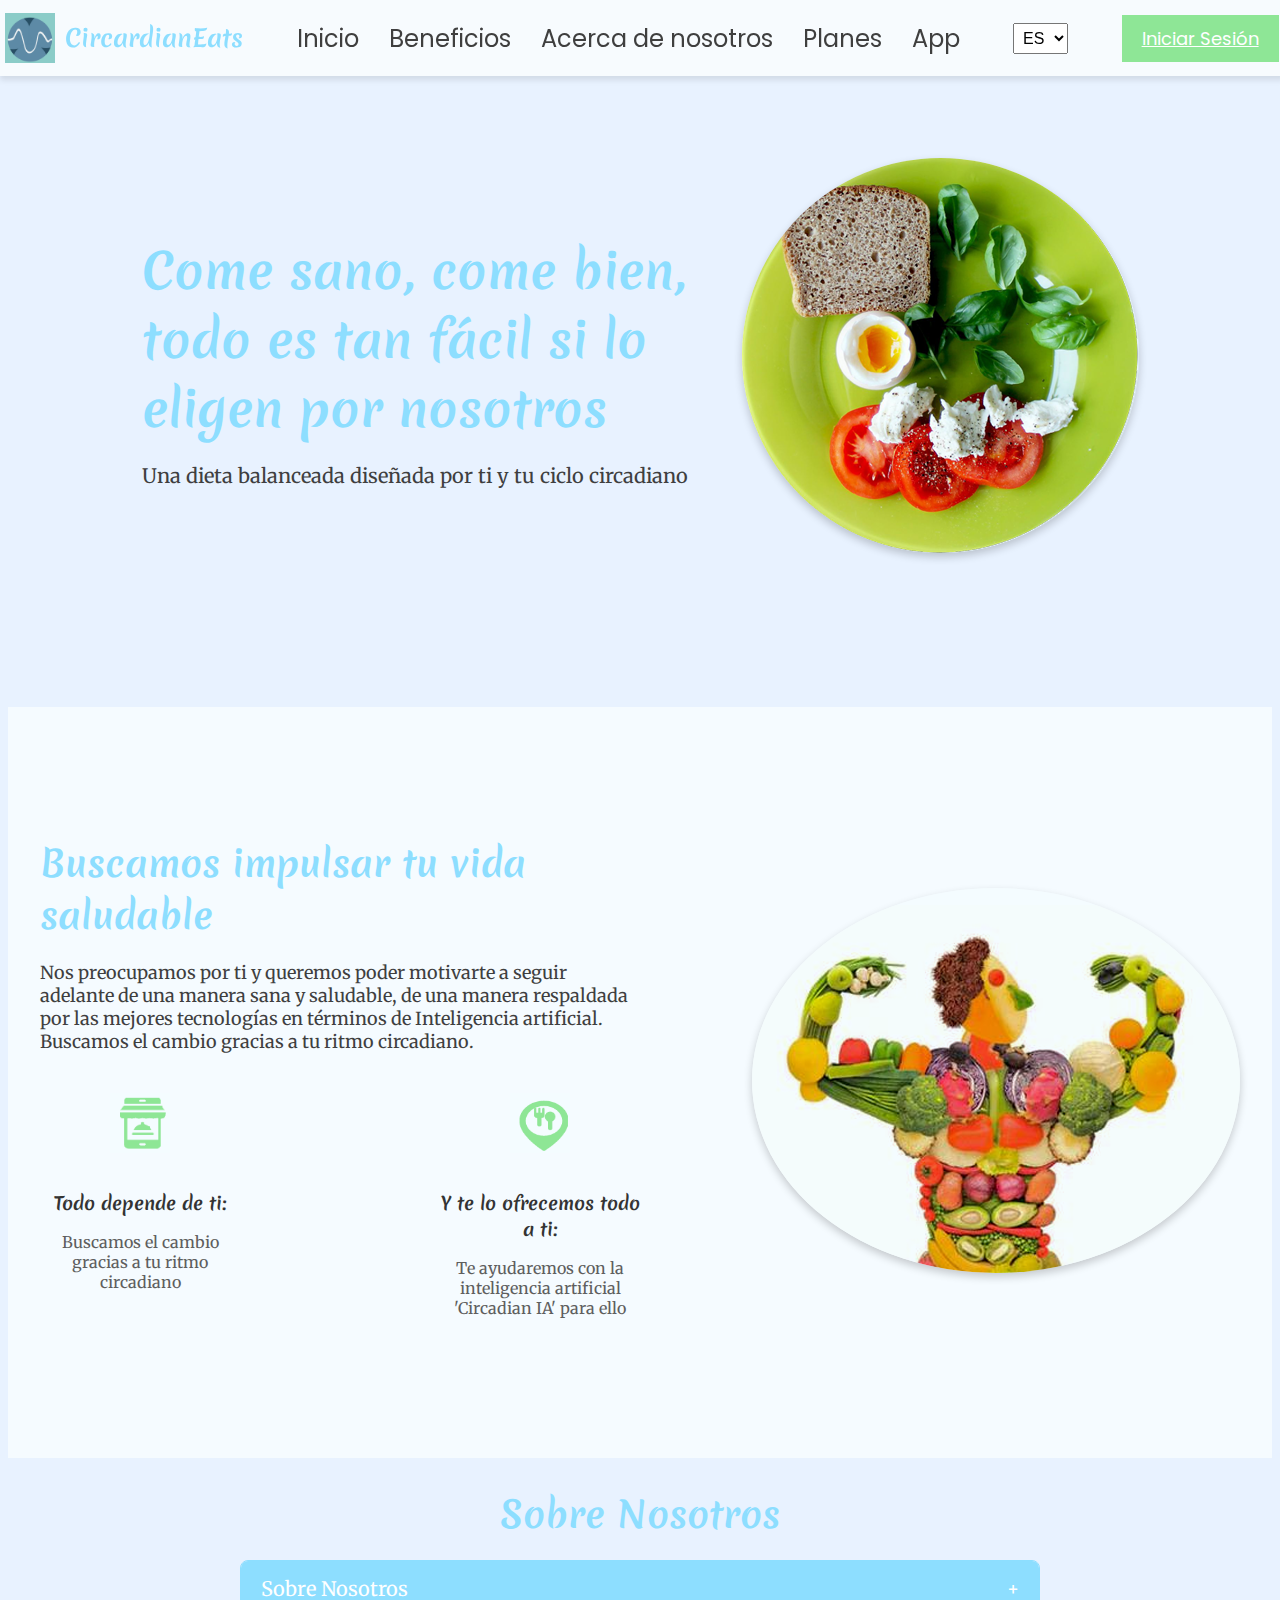
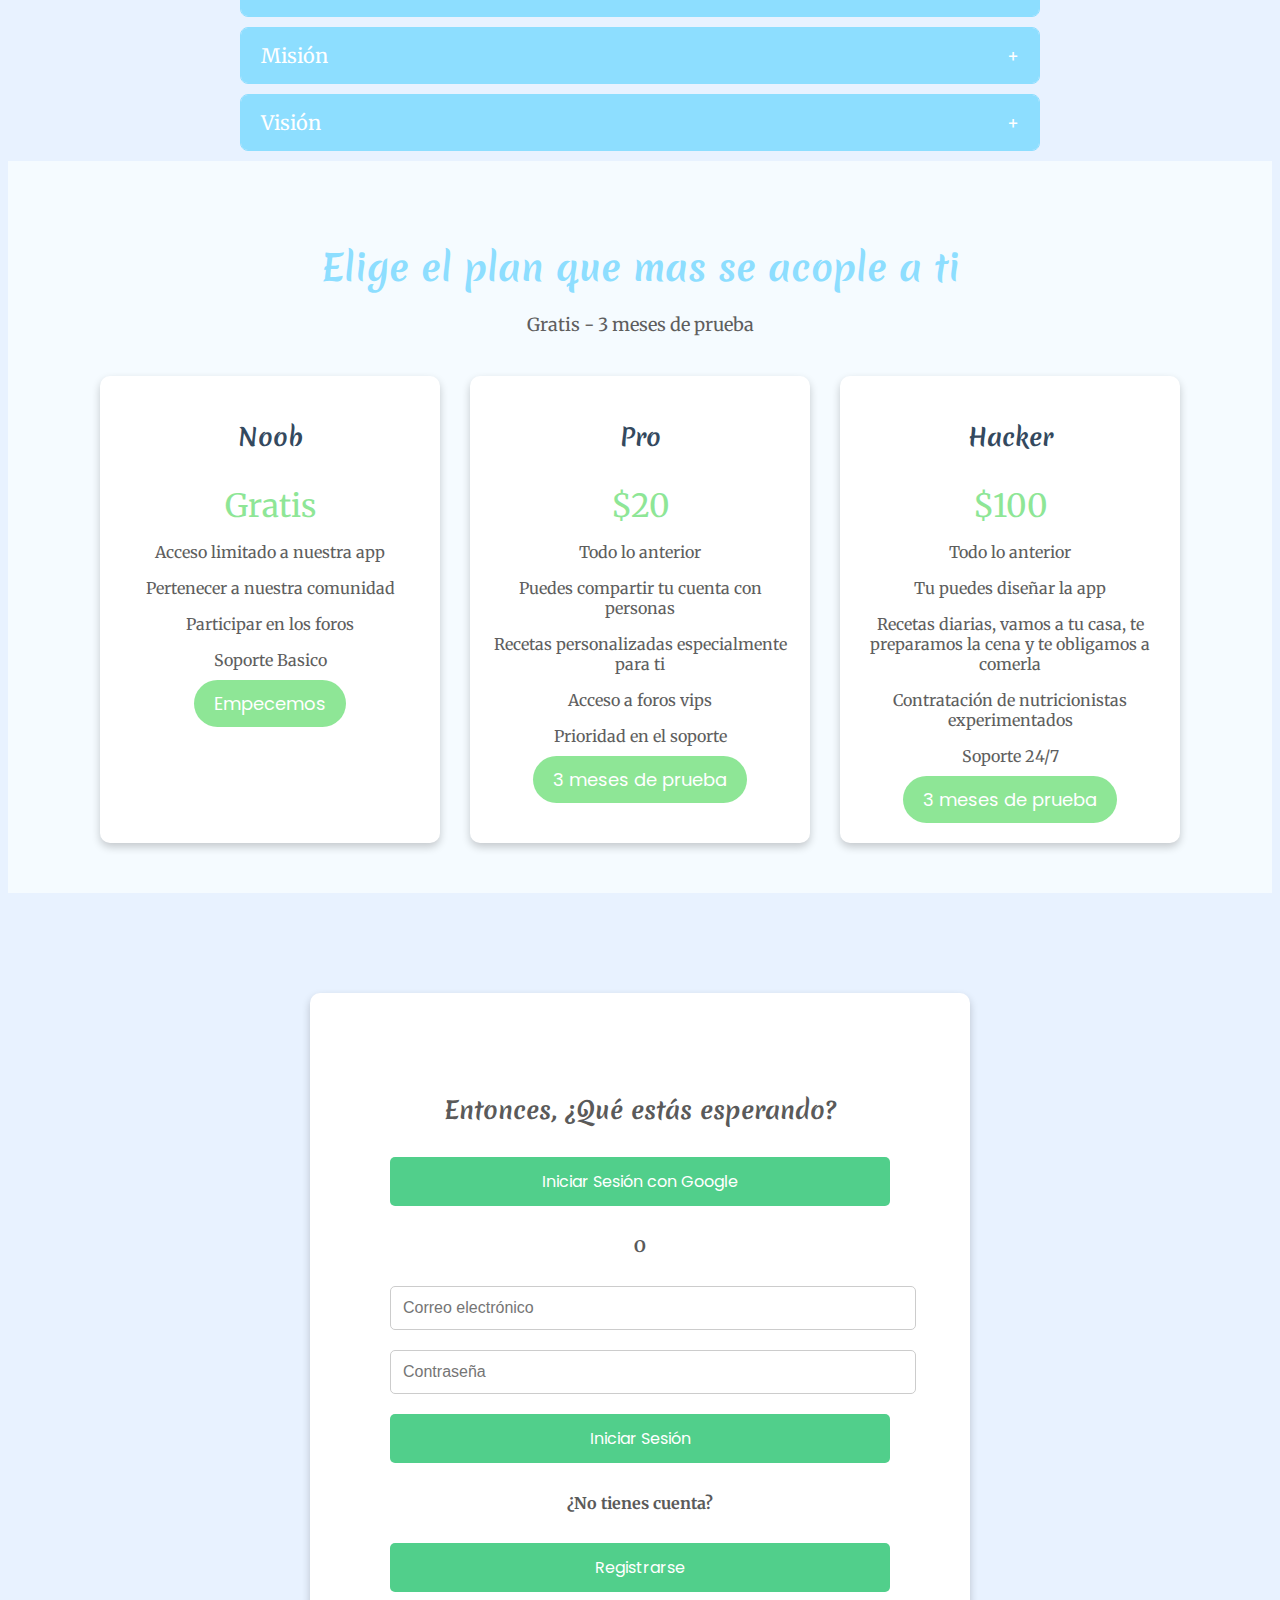
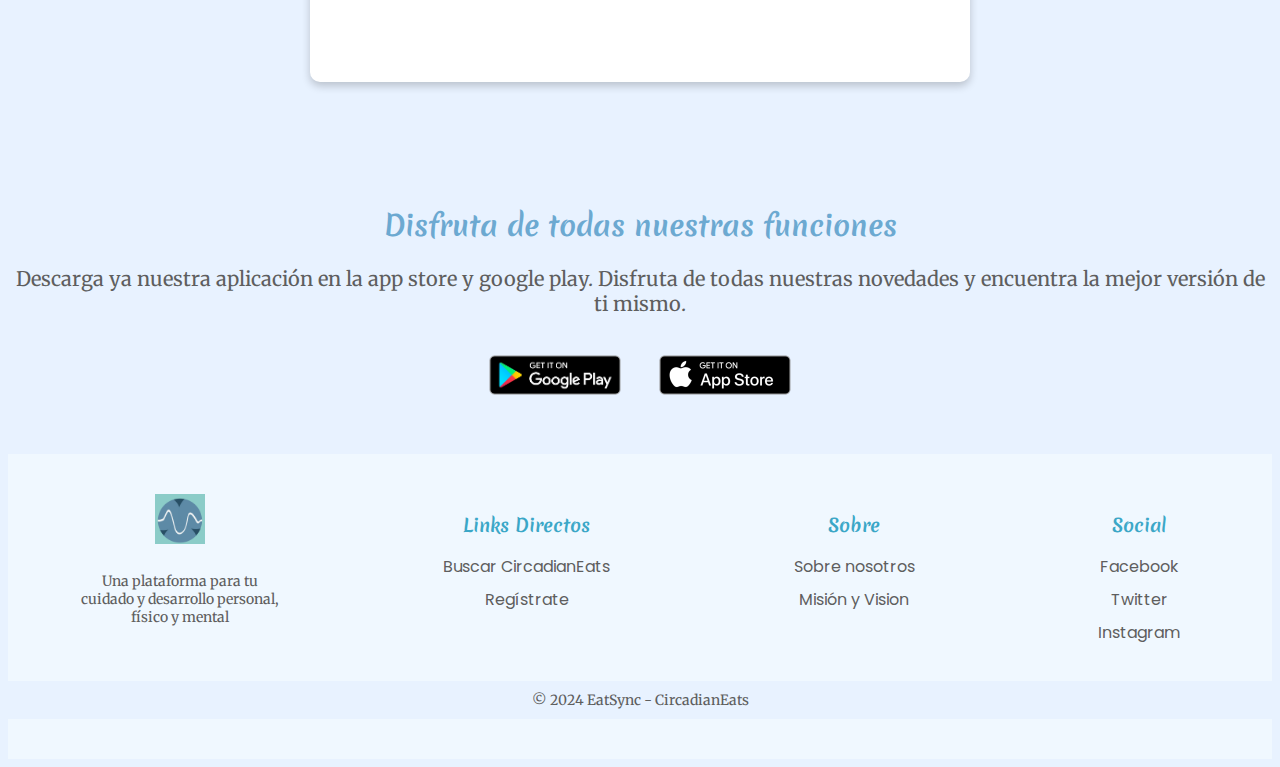
<file: index.html>
<!DOCTYPE html> 
<html lang="es">
    <link href="https://fonts.googleapis.com/css2?family=Merriweather&family=Merienda&family=Poppins:wght@400;600&display=swap" rel="stylesheet">
<head>
    <meta charset="UTF-8">
    <meta name="viewport" content="width=device-width, initial-scale=1.0">
    <title>CircardianEats</title>
    <link rel="stylesheet" href="styles/EstilosIndex.css">
    <link rel="icon" type="image/x-icon" href="images/favicon.ico">
</head>
<body>

    <header class="header">
        <div class="logo">
            <img src="images/logo.png">
            <h1>CircardianEats</h1>
        </div>
        <nav>
            <ul>
                <li><a href="#PagInicio">Inicio</a></li>
                <li><a href="#PagBeneficios">Beneficios</a></li>
                <li><a href="#PagSobreNosotros">Acerca de nosotros</a></li>
                <li><a href="#PagPlanes">Planes</a></li>
                <li><a href="#Pagina_App">App</a></li>
            </ul>
        </nav>
        <div class="language-selector">
            <select id="language-switcher">
                <option value="es">ES</option>
                <option value="en">EN</option>
            </select>
        </div>
        
        <a href="#IniciarSesion" class="login-btn" >Iniciar Sesión</a>
    </header>

    <section class="main-content" id="PagInicio">
        <div class="text-section">
            <h2>Come sano, come bien, todo es tan fácil si lo eligen por nosotros</h2>
            <p>Una dieta balanceada diseñada por ti y tu ciclo circadiano</p>
        </div>
        <div class="image-section">
            <img src="images/plato.png" alt="Plato de comida saludable">
        </div>
    </section>

    <section class="healthy-life-section" id="PagBeneficios">
        <div class="content-wrapper">
            <div class="text-area">
                <h2>Buscamos impulsar tu vida saludable</h2>
                <p>
                    Nos preocupamos por ti y queremos poder motivarte a seguir adelante de una manera sana y saludable, 
                    de una manera respaldada por las mejores tecnologías en términos de Inteligencia artificial. 
                    Buscamos el cambio gracias a tu ritmo circadiano.
                </p>
                <div class="icon-text-area">
                    <div class="icon-box">
                        <img src="images/icon1.png" alt="Icono cambio circadiano">
                        <h3>Todo depende de ti:</h3>
                        <p>Buscamos el cambio gracias a tu ritmo circadiano</p>
                    </div>
                    <div class="icon-box">
                        <img src="images/icon2.png" alt="Icono inteligencia artificial">
                        <h3>Y te lo ofrecemos todo a ti:</h3>
                        <p>Te ayudaremos con la inteligencia artificial "Circadian IA" para ello</p>
                    </div>
                </div>
            </div>
            <div class="image-area">
                <img src="images/vegetable-man.png" alt="Figura de hombre hecho de vegetales">
            </div>
        </div>
    </section>
    <section class="about-us-section" id="PagSobreNosotros">
        <h2 class="about-us-title" id="about-us-title">Sobre Nosotros </h2>
        
        <div class="accordion-container">
            <div class="accordion-item">
                <div class="accordion-header">
                    <span id="about-us-header">Sobre Nosotros</span>
                    <span class="accordion-icon">+</span>
                </div>
                <div class="accordion-content">
                    <div class="about-us-content">
                        <img src="images/caratula-ciclo-circadiano.png" alt="Sobre Nosotros" class="about-us-image">
                        <p id="about-us-text" class="about-us-text">
                            Somos una startup orientada a la innovación y uso de nuevas técnicas como base principal, 
                            nos especializamos en el desarrollo de un sistema web y móvil que optimice la selección de 
                            alimentos acorde al ritmo circadiano de cada usuario, utilizando como tecnología la Inteligencia 
                            artificial. Nuestro objetivo es mejorar el bienestar y la salud a través de una alimentación 
                            personalizada que se alinee con los ciclos naturales del cuerpo, promoviendo una mejor digestión, 
                            metabolismo y energía a lo largo del día.
                        </p>
                    </div>
                </div>
            </div>
    
            <div class="accordion-item">
                <div class="accordion-header">
                    <span id="mission-header">Misión</span>
                    <span class="accordion-icon">+</span>
                </div>
                <div class="accordion-content">
                    <p id="mission-text">
                        Nuestra misión es desarrollar soluciones tecnológicas innovadoras que promuevan la salud y el bienestar 
                        del usuario a través de una personalización alimentaria basada en el ritmo circadiano. Nos comprometemos 
                        a utilizar inteligencia artificial para ofrecer recomendaciones nutricionales precisas y accesibles, 
                        mejorando la calidad de vida de nuestros clientes mediante una alimentación alineada con los ciclos 
                        naturales del cuerpo.
                    </p>
                </div>
            </div>
    
            <div class="accordion-item">
                <div class="accordion-header">
                    <span id="vision-header">Visión</span>
                    <span class="accordion-icon">+</span>
                </div>
                <div class="accordion-content">
                    <p id="vision-text">
                        En los próximos 10 años, ser líderes en el ámbito de la salud digital, redefiniendo cómo las personas 
                        interactúan con su alimentación a través de tecnologías avanzadas. Aspiramos a crear un mundo donde 
                        cada individuo pueda optimizar su bienestar personal mediante decisiones alimenticias informadas y 
                        respaldadas por ciencia, contribuyendo a una sociedad más saludable y consciente de la importancia de 
                        la nutrición personalizada.
                    </p>
                </div>
            </div>
        </div>
    </section>
    <section class="pricing-section" id="PagPlanes">
        <h2 class="pricing-title">Elige el plan que mas se acople a ti</h2>
        <p class="pricing-subtitle">Gratis - 3 meses de prueba </p>
        <div class="pricing-cards">
            <div class="card">
                <h3>Noob</h3>
                <p class="price">Gratis</p>
                <p>Acceso limitado a nuestra app</p>
                <p>Pertenecer a nuestra comunidad</p>
                <p>Participar en los foros</p>
                <p>Soporte Basico</p>
                <button class="start-trial-btn">Empecemos</button>
            </div>
            <div class="card">
                <h3>Pro</h3>
                <p class="price">$20</p>
                <p>Todo lo anterior</p>
                <p>Puedes compartir tu cuenta con personas</p>
                <p>Recetas personalizadas especialmente para ti</p>
                <p>Acceso a foros vips</p>
                <p>Prioridad en el soporte</p>
                <button class="start-trial-btn">3 meses de prueba</button>
            </div>
            <div class="card">
                <h3>Hacker</h3>
                <p class="price">$100</p>
                <p>Todo lo anterior</p>

                <p>Tu puedes diseñar la app</p>
                <p>Recetas diarias, vamos a tu casa, te preparamos la cena y te obligamos a comerla</p>
                <p>Contratación de nutricionistas experimentados</p>
                <p>Soporte 24/7</p>
                <button class="start-trial-btn">3 meses de prueba</button>
            </div>
        </div>
    </section>

    <section class="login-section" id ="IniciarSesion">
        <div class="login-container" >
            <h2>Entonces, ¿Qué estás esperando?</h2>
            <button onclick="redirectToDashboardGoogle()">Iniciar Sesión con Google</button>
            <div class="or-divider">O</div>
            
            <input type="text" placeholder="Correo electrónico" id="email">
            <input type="password" placeholder="Contraseña" id="password">
            <button onclick="redirectToDashboard()">Iniciar Sesión</button>
            
            <div class="or-divider">¿No tienes cuenta?</div>
            <button onclick="openRegisterModal()">Registrarse</button>

            <div id="registerModal" class="modal" style="display: none;">
                <div class="modal-content">
                    <span class="close" onclick="closeRegisterModal()">&times;</span>
                    <h2>Registrar Cuenta</h2>
                    <input type="text" placeholder="Correo electrónico" id="registerEmail">
                    <input type="password" placeholder="Contraseña" id="registerPassword">
                    <button onclick="registerAccount()">Registrarse</button>
                </div>
            </div>
        </div>
    </section>
    
    <section class="features-section" id="Pagina_App">
        <h2>Disfruta de todas nuestras funciones</h2>
        <p>Descarga ya nuestra aplicación en la app store y google play. Disfruta de todas nuestras novedades y encuentra la mejor versión de ti mismo.</p>
        <div class="download-logos">
            <img src="images/download-googleplay.png">
            <img src="images/download-appstore.png">
        </div>
    </section>
    <footer class="footer">
        <div class="footer-content">
            <div class="footer-logo">
                <img src="images/logo.png" alt="Logo CircadianEats">
                <p>Una plataforma para tu cuidado y desarrollo personal, físico y mental</p>
            </div>
            <div class="footer-links">
                <h3>Links Directos</h3>
                <ul>
                    <li><a href="#PagInicio">Buscar CircadianEats</a></li>
                    <li><a href="#IniciarSesion">Regístrate</a></li>
                </ul>
            </div>
            <div class="footer-about">
                <h3>Sobre</h3>
                <ul>
                    <li><a href="#PagSobreNosotros">Sobre nosotros</a></li>
                    <li><a href="#PagMisionVision">Misión y Vision</a></li>
                </ul>
            </div>
            <div class="footer-social">
                <h3>Social</h3>
                <ul>
                    <li><a href="https://www.facebook.com/">Facebook</a></li>
                    <li><a href="https://x.com/home?lang=es">Twitter</a></li>
                    <li><a href="https://www.instagram.com/">Instagram</a></li>
                </ul>
            </div>
        </div>
        <div class="footer-bottom">
            <p>&copy; 2024 EatSync - CircadianEats</p>
        </div>
    </footer>

    <script>
        function openRegisterModal() {
      document.getElementById('registerModal').style.display = 'block';
  }
  function closeRegisterModal() {
      document.getElementById('registerModal').style.display = 'none';
  }
  function registerAccount() {
      const registerEmail = document.getElementById('registerEmail').value;
      const registerPassword = document.getElementById('registerPassword').value;
      if (registerEmail === "" || registerPassword === "") {
          alert("Por favor, complete ambos campos para registrarse.");
          return;
      }
      alert("Cuenta registrada con éxito:\nEmail: " + registerEmail);

      closeRegisterModal();
  }
    function redirectToDashboard() {
      const email = document.getElementById('email').value;
      const password = document.getElementById('password').value;
      
      if (email === "" || password === "") {
          alert("Por favor, complete ambos campos para iniciar sesión.");
          return; 
      }
      window.location.href = 'InicioExitoso.html'; 
  }
    function redirectToDashboardGoogle() {
      alert("Inicio de sesion extoso...")
      window.location.href = 'InicioExitoso.html'; 
    }
  
    document.querySelectorAll('.accordion-header').forEach(header => {
        header.addEventListener('click', () => {
            const content = header.nextElementSibling;
            const icon = header.querySelector('.accordion-icon');

            if (content.style.display === 'block') {
                content.style.display = 'none';
                icon.textContent = '+';
            } else {
                content.style.display = 'block';
                icon.textContent = '-';
            }
        });
    });

    const translations = {
        es: {
            header: {
                inicio: "Inicio",
                beneficios: "Beneficios",
                sobreNosotros: "Acerca de nosotros",
                planes: "Planes",
                app: "App",
                iniciarSesion: "Iniciar Sesión"
            },
            mainContent: {
                title: "Come sano, come bien, todo es tan fácil si lo eligen por nosotros",
                subtitle: "Una dieta balanceada diseñada por ti y tu ciclo circadiano"
            },
            healthyLife: {
                title: "Buscamos impulsar tu vida saludable",
                paragraph: "Nos preocupamos por ti y queremos poder motivarte a seguir adelante de una manera sana y saludable, de una manera respaldada por las mejores tecnologías en términos de Inteligencia artificial. Buscamos el cambio gracias a tu ritmo circadiano.",
                icon1: {
                    title: "Todo depende de ti:",
                    text: "Buscamos el cambio gracias a tu ritmo circadiano"
                },
                icon2: {
                    title: "Y te lo ofrecemos todo a ti:",
                    text: "Te ayudaremos con la inteligencia artificial 'Circadian IA' para ello"
                }
            },
            aboutUs: {
                title: "Sobre Nosotros",
                aboutUsHeader: "Sobre Nosotros",
                aboutUsText: "Somos una startup orientada a la innovación y uso de nuevas técnicas como base principal, nos especializamos en el desarrollo de un sistema web y móvil que optimice la selección de alimentos acorde al ritmo circadiano de cada usuario, utilizando como tecnología la Inteligencia artificial. Nuestro objetivo es mejorar el bienestar y la salud a través de una alimentación personalizada que se alinee con los ciclos naturales del cuerpo, promoviendo una mejor digestión, metabolismo y energía a lo largo del día.",
                missionHeader: "Misión",
                missionText: "Nuestra misión es desarrollar soluciones tecnológicas innovadoras que promuevan la salud y el bienestar del usuario a través de una personalización alimentaria basada en el ritmo circadiano. Nos comprometemos a utilizar inteligencia artificial para ofrecer recomendaciones nutricionales precisas y accesibles, mejorando la calidad de vida de nuestros clientes mediante una alimentación alineada con los ciclos naturales del cuerpo.",
                visionHeader: "Visión",
                visionText: "En los próximos 10 años, ser líderes en el ámbito de la salud digital, redefiniendo cómo las personas interactúan con su alimentación a través de tecnologías avanzadas. Aspiramos a crear un mundo donde cada individuo pueda optimizar su bienestar personal mediante decisiones alimenticias informadas y respaldadas por ciencia, contribuyendo a una sociedad más saludable y consciente de la importancia de la nutrición personalizada."
            },
            loginSection: {
                title: "Entonces, ¿Qué estás esperando?",
                googleLogin: "Iniciar Sesión con Google",
                emailPlaceholder: "Correo electrónico",
                passwordPlaceholder: "Contraseña",
                loginButton: "Iniciar Sesión",
                noAccount: "¿No tienes cuenta?",
                registerButton: "Registrarse"
            }
        },
        en: {
            header: {
                inicio: "Home",
                beneficios: "Benefits",
                sobreNosotros: "About Us",
                planes: "Plans",
                app: "App",
                iniciarSesion: "Login"
            },
            mainContent: {
                title: "Eat healthy, eat well, everything is easy if we choose for you",
                subtitle: "A balanced diet designed by you and your circadian rhythm"
            },
            healthyLife: {
                title: "We aim to boost your healthy life",
                paragraph: "We care about you and want to motivate you to move forward in a healthy way, backed by the best AI technologies. We seek change through your circadian rhythm.",
                icon1: {
                    title: "It's all about you:",
                    text: "We seek change through your circadian rhythm"
                },
                icon2: {
                    title: "And we offer it all to you:",
                    text: "We'll help you with the 'Circadian AI' for that"
                }
            },
            aboutUs: {
                title: "About Us",
                aboutUsHeader: "About Us",
                aboutUsText: "We are a startup focused on innovation and the use of new techniques as a main foundation. We specialize in developing a web and mobile system that optimizes food selection according to each user's circadian rhythm, using artificial intelligence technology. Our goal is to improve well-being and health through personalized nutrition that aligns with the body's natural cycles, promoting better digestion, metabolism, and energy throughout the day.",
                missionHeader: "Mission",
                missionText: "Our mission is to develop innovative technological solutions that promote user health and well-being through personalized nutrition based on the circadian rhythm. We are committed to using artificial intelligence to provide accurate and accessible nutritional recommendations, improving the quality of life of our clients through nutrition aligned with the body's natural cycles.",
                visionHeader: "Vision",
                visionText: "In the next 10 years, we aim to lead the digital health field, redefining how people interact with their food through advanced technologies. We aspire to create a world where every individual can optimize their personal well-being through informed food choices backed by science, contributing to a healthier society aware of the importance of personalized nutrition."
            },
            loginSection: {
                title: "So, what are you waiting for?",
                googleLogin: "Login with Google",
                emailPlaceholder: "Email",
                passwordPlaceholder: "Password",
                loginButton: "Login",
                noAccount: "Don't have an account?",
                registerButton: "Sign Up"
            }
        }
    };

    function switchLanguage(lang) {
        const content = translations[lang];

        document.querySelector("nav ul li:nth-child(1) a").textContent = content.header.inicio;
        document.querySelector("nav ul li:nth-child(2) a").textContent = content.header.beneficios;
        document.querySelector("nav ul li:nth-child(3) a").textContent = content.header.sobreNosotros;
        document.querySelector("nav ul li:nth-child(4) a").textContent = content.header.planes;
        document.querySelector("nav ul li:nth-child(5) a").textContent = content.header.app;
        document.querySelector(".login-btn").textContent = content.header.iniciarSesion;

        document.querySelector(".main-content .text-section h2").textContent = content.mainContent.title;
        document.querySelector(".main-content .text-section p").textContent = content.mainContent.subtitle;

        document.querySelector(".healthy-life-section .text-area h2").textContent = content.healthyLife.title;
        document.querySelector(".healthy-life-section .text-area p").textContent = content.healthyLife.paragraph;
        document.querySelector(".icon-box:nth-child(1) h3").textContent = content.healthyLife.icon1.title;
        document.querySelector(".icon-box:nth-child(1) p").textContent = content.healthyLife.icon1.text;
        document.querySelector(".icon-box:nth-child(2) h3").textContent = content.healthyLife.icon2.title;
        document.querySelector(".icon-box:nth-child(2) p").textContent = content.healthyLife.icon2.text;

        document.querySelector("#about-us-title").textContent = content.aboutUs.title;
        document.querySelector("#about-us-header").textContent = content.aboutUs.aboutUsHeader;
        document.querySelector("#about-us-text").textContent = content.aboutUs.aboutUsText;
        document.querySelector("#mission-header").textContent = content.aboutUs.missionHeader;
        document.querySelector("#mission-text").textContent = content.aboutUs.missionText;
        document.querySelector("#vision-header").textContent = content.aboutUs.visionHeader;
        document.querySelector("#vision-text").textContent = content.aboutUs.visionText;

        document.querySelector(".login-section h2").textContent = content.loginSection.title;
        document.querySelector(".login-section button:nth-of-type(1)").textContent = content.loginSection.googleLogin;
        document.getElementById("email").placeholder = content.loginSection.emailPlaceholder;
        document.getElementById("password").placeholder = content.loginSection.passwordPlaceholder;
        document.querySelector(".login-section button:nth-of-type(2)").textContent = content.loginSection.loginButton;
        document.querySelector(".login-section .or-divider:nth-of-type(2)").textContent = content.loginSection.noAccount;
        document.querySelector(".login-section button:nth-of-type(3)").textContent = content.loginSection.registerButton;
    }

    document.getElementById("language-switcher").addEventListener("change", (e) => {
        const selectedLanguage = e.target.value;
        switchLanguage(selectedLanguage);
    });

    switchLanguage("es");


  </script>

</body>
</html>
</file>
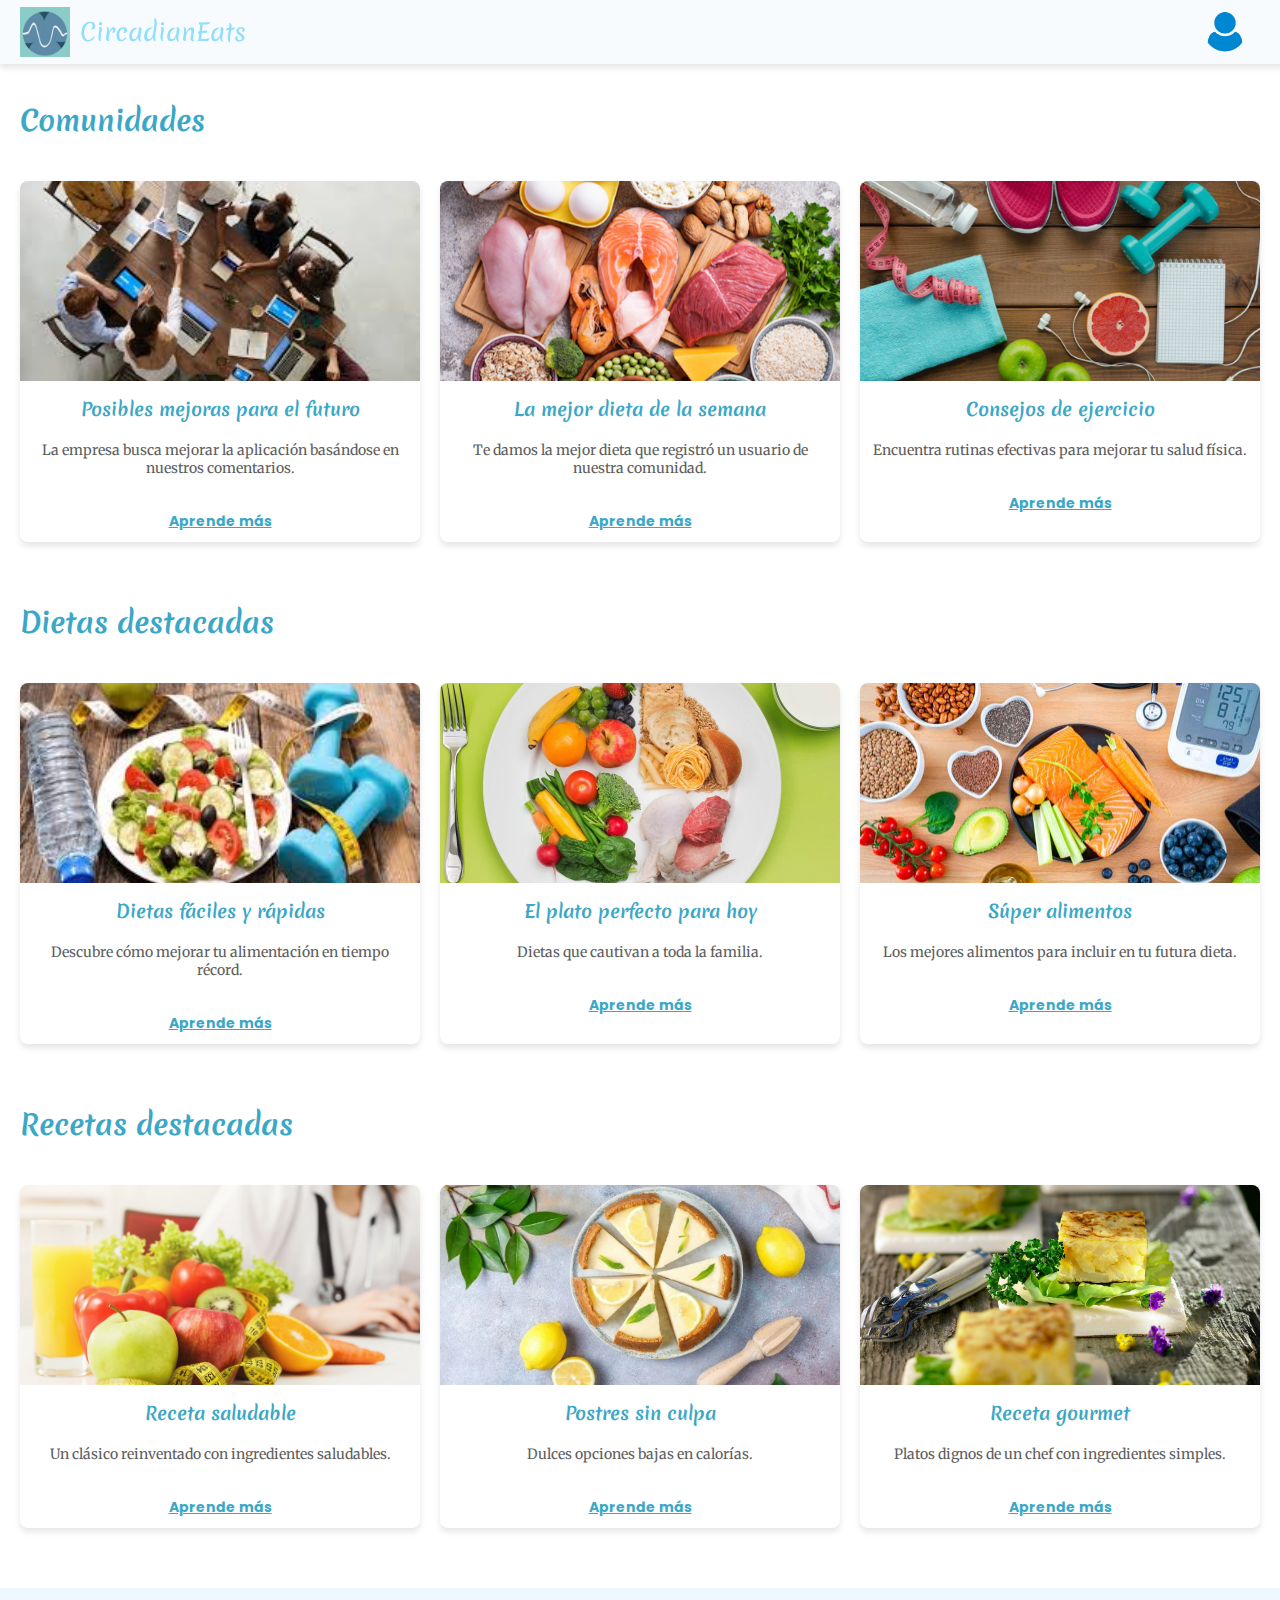
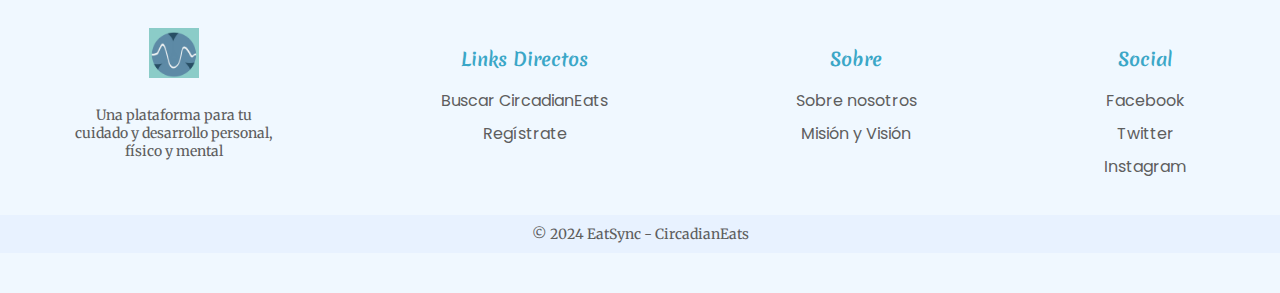
<file: Foros.html>
<!DOCTYPE html>
<html lang="en">
<head>
    <meta charset="UTF-8">
    <meta name="viewport" content="width=device-width, initial-scale=1.0">
    <title>CircardianEats</title>
    <link rel="icon" type="image/x-icon" href="images/favicon.ico">
    <link rel="stylesheet" href="styles/EstilosForos.css">
    <link rel="preconnect" href="https://fonts.googleapis.com">
    <link rel="preconnect" href="https://fonts.gstatic.com" crossorigin>
    <link href="https://fonts.googleapis.com/css2?family=Merriweather&family=Merienda&family=Poppins:wght@400;600&display=swap" rel="stylesheet">
    <script src="Scripts/foroscripts.js" defer></script>
</head>
<body>
    <header class="header">
        <div class="logo">
            <a href="InicioExitoso.html" class="logo-link">
                <img src="images/logo.png" alt="logoCE">
                <span class="logo-text">CircadianEats</span>
            </a>
        </div>
        <div class="header-logo">
            <img src="images/Hombreazul.png" alt="Icono">
        </div>
    </header>
    <main class="main-content">
        <section class="section">
            <h2 class="section-title">Comunidades</h2>
            <div class="posts-container">
            </div>
        </section>
    
        <section class="section">
            <h2 class="section-title">Dietas destacadas</h2>
            <div class="posts-container">
            </div>
        </section>
    
        <section class="section">
            <h2 class="section-title">Recetas destacadas</h2>
            <div class="posts-container">
            </div>
        </section>
    </main>
    
    </main>
    <footer class="footer">
        <div class="footer-content">
            <div class="footer-logo">
                <img src="images/logo.png" alt="Logo CircadianEats">
                <p>Una plataforma para tu cuidado y desarrollo personal, físico y mental</p>
            </div>
            <div class="footer-links">
                <h3>Links Directos</h3>
                <ul>
                    <li><a href="#PagInicio">Buscar CircadianEats</a></li>
                    <li><a href="#IniciarSesion">Regístrate</a></li>
                </ul>
            </div>
            <div class="footer-about">
                <h3>Sobre</h3>
                <ul>
                    <li><a href="#PagSobreNosotros">Sobre nosotros</a></li>
                    <li><a href="#PagMisionVision">Misión y Visión</a></li>
                </ul>
            </div>
            <div class="footer-social">
                <h3>Social</h3>
                <ul>
                    <li><a href="https://www.facebook.com/">Facebook</a></li>
                    <li><a href="https://x.com/home?lang=es">Twitter</a></li>
                    <li><a href="https://www.instagram.com/">Instagram</a></li>
                </ul>
            </div>
        </div>
        <div class="footer-bottom">
            <p>&copy; 2024 EatSync - CircadianEats</p>
        </div>
    </footer>   
</body>
</html>
</file>
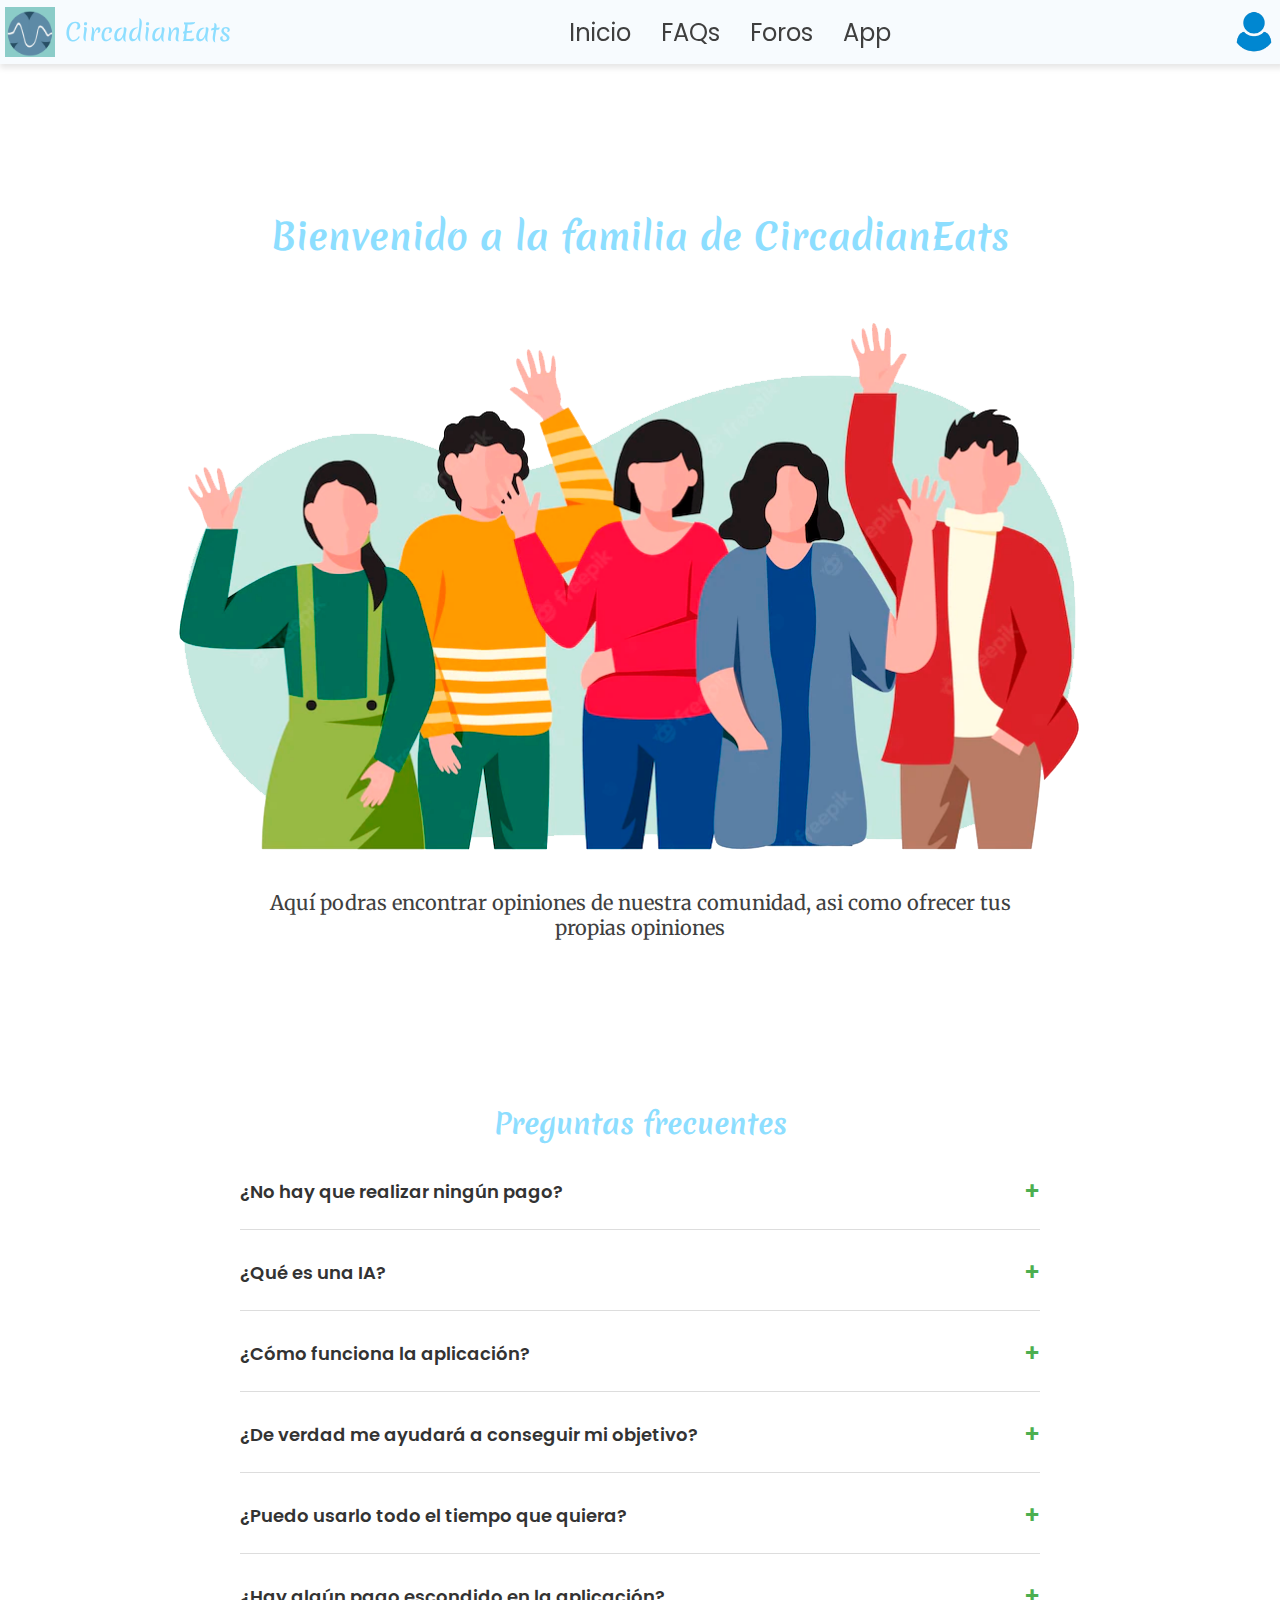
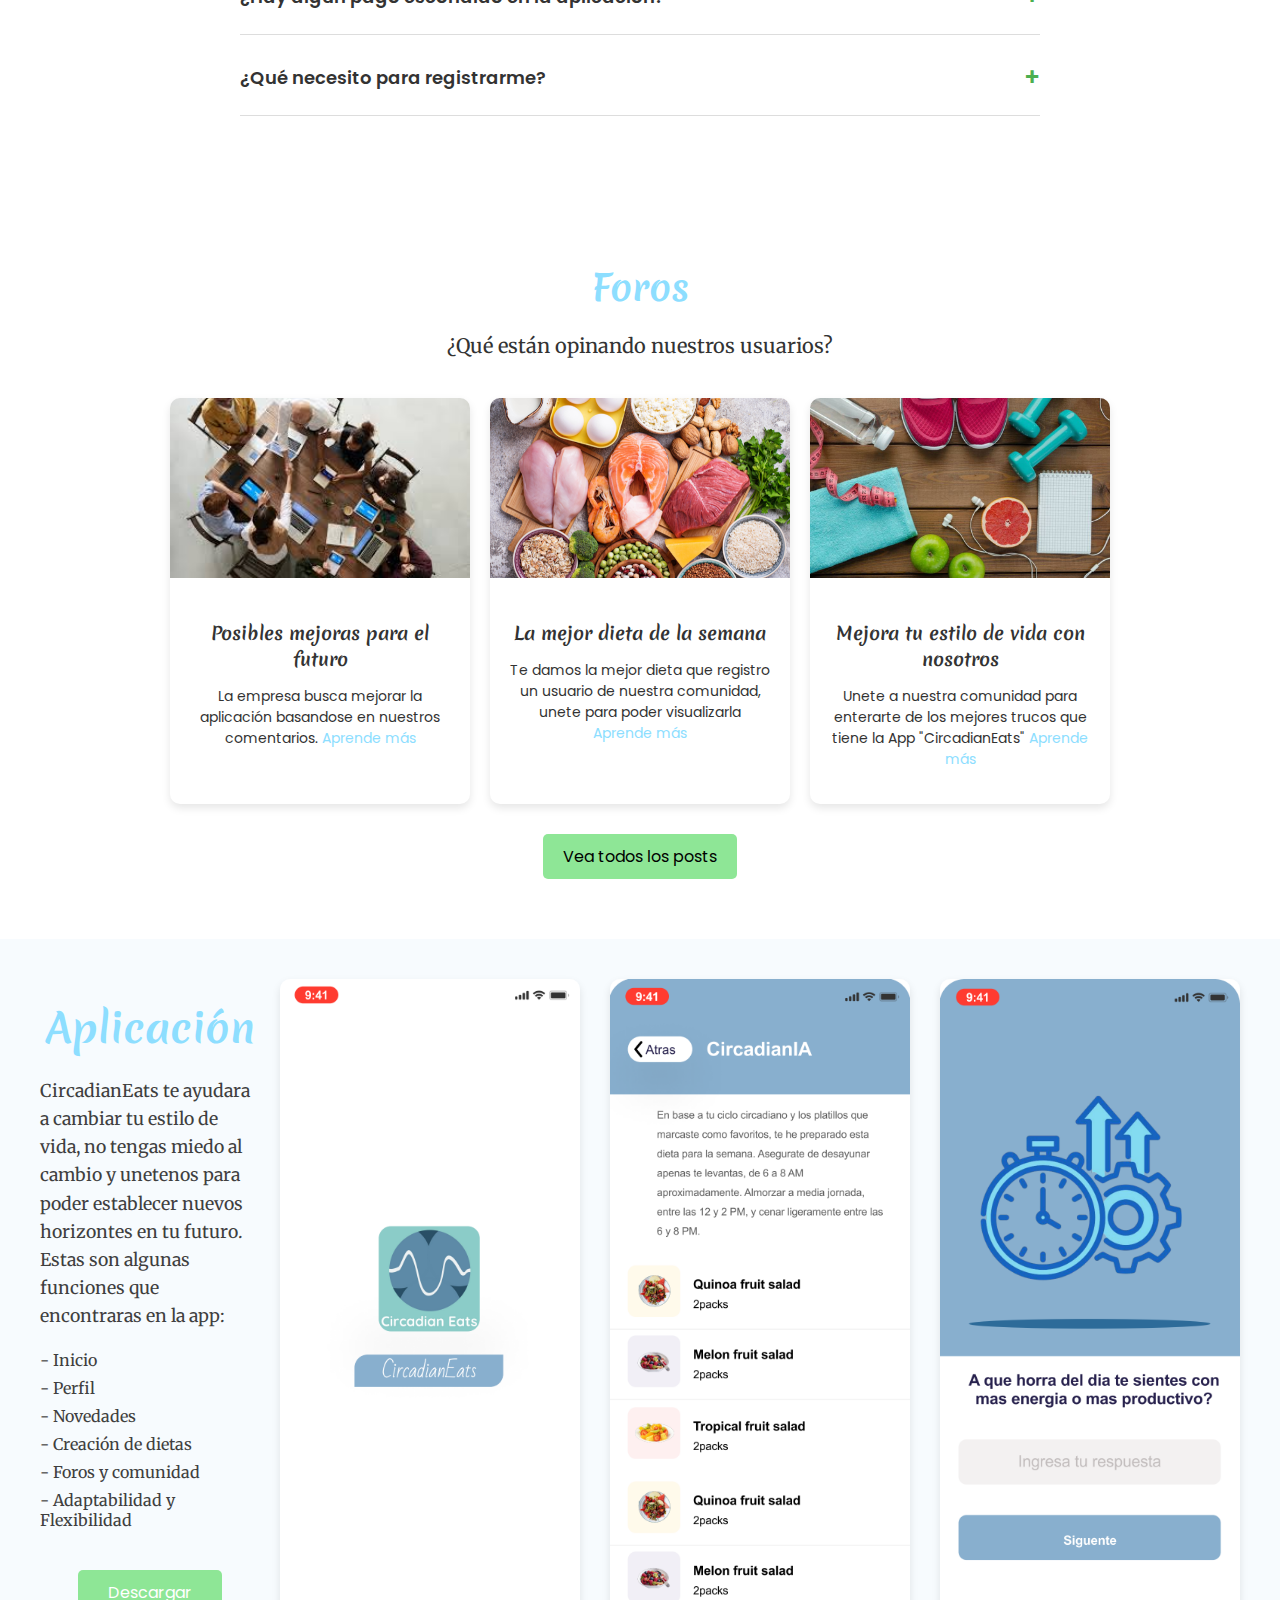
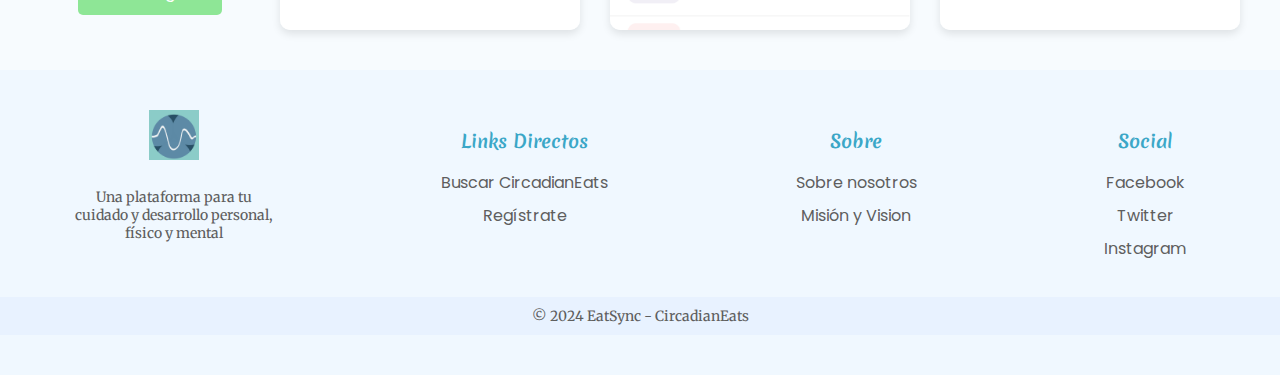
<file: InicioExitoso.html>
<!DOCTYPE html>
<html lang="es">
    <link href="https://fonts.googleapis.com/css2?family=Merriweather&family=Merienda&family=Poppins:wght@400;600&display=swap" rel="stylesheet">
<head>
    <meta charset="UTF-8">
    <meta name="viewport" content="width=device-width, initial-scale=1.0">
    <title>CircardianEats</title>
    <link rel="icon" type="image/x-icon" href="images/favicon.ico">
    <link rel="stylesheet" href="styles/EstiloInicio.css">
    <link rel="preconnect" href="https://fonts.googleapis.com">
    <link rel="preconnect" href="https://fonts.gstatic.com" crossorigin>
    <script src="Scripts/Inicioscripts.js" defer></script>

    <header class="header">
        <div class="logo">
            <a href="index.html" class="logo-link">
            <img src="images/logo.png" alt="logoCE">
            <span class="logo-text">CircadianEats</span>
        </a>
        </div>
        <nav>
            <ul>
                <li><a href="#PagBienvenidos">Inicio</a></li>
                <li><a href="#PagFAQ">FAQs</a></li>
                <li><a href="#PagForum">Foros</a></li>
                <li><a href="#PagApp">App</a></li>
            </ul>
        </nav>
        <div class="header-logo">
            <img src="images/Hombreazul.png" alt="Icono">
        </div>
    </header>

    <main class="main-content">
        <section class="welcome-section" id = "PagBienvenidos">
            <h2>Bienvenido a la familia de CircadianEats</h2>
            <img src="images/grupo.png" alt="Welcome Image" class="center-image">
            <p>Aquí podras encontrar opiniones de nuestra comunidad, asi como ofrecer tus propias opiniones</p>
        </section>
    </main>
    <section class="faq" id = "PagFAQ">
        <h2>Preguntas frecuentes</h2>
        <div class="faq-items">
            <div class="faq-item">
                <button class="faq-question">¿No hay que realizar ningún pago? <span class="plus-minus">+</span></button>
                <div class="faq-answer">
                    <p>No, no es necesario realizar ningún pago.</p>
                </div>
            </div>
            <div class="faq-item">
                <button class="faq-question">¿Qué es una IA? <span class="plus-minus">+</span></button>
                <div class="faq-answer">
                    <p>Una IA, o Inteligencia Artificial, es un conjunto de algoritmos y tecnologías que permiten a las máquinas simular procesos de inteligencia humana, como aprender, razonar y tomar decisiones.</p>
                </div>
            </div>
            <div class="faq-item">
                <button class="faq-question">¿Cómo funciona la aplicación? <span class="plus-minus">+</span></button>
                <div class="faq-answer">
                    <p>La aplicación básicamente lo que hace es preguntarte por tu ciclo circadiano y tras eso te permitirá escoger tus alimentos preferidos. Cuando todo esté listo, nuestra inteligencia artificial "Circadian IA" realizará una dieta dependiendo de lo que hayan escogido nuestros usuarios.</p>
                </div>
            </div>
            <div class="faq-item">
                <button class="faq-question">¿De verdad me ayudará a conseguir mi objetivo? <span class="plus-minus">+</span></button>
                <div class="faq-answer">
                    <p>Sí, la inteligencia artificial está diseñada para crear un plan alimenticio personalizado basado en tus preferencias y ritmo circadiano, lo que te ayudará a alcanzar tus objetivos de manera más efectiva.</p>
                </div>
            </div>
            <div class="faq-item">
                <button class="faq-question">¿Puedo usarlo todo el tiempo que quiera? <span class="plus-minus">+</span></button>
                <div class="faq-answer">
                    <p>Sí, puedes utilizar la aplicación durante todo el tiempo que desees, sin limitaciones de uso.</p>
                </div>
            </div>
            <div class="faq-item">
                <button class="faq-question">¿Hay algún pago escondido en la aplicación? <span class="plus-minus">+</span></button>
                <div class="faq-answer">
                    <p>No, la aplicación no contiene pagos ocultos. Todo lo que ofrecemos está claramente especificado.</p>
                </div>
            </div>
            <div class="faq-item">
                <button class="faq-question">¿Qué necesito para registrarme? <span class="plus-minus">+</span></button>
                <div class="faq-answer">
                    <p>Para registrarte, solo necesitas proporcionar algunos datos personales, como tu correo electrónico y tu ciclo circadiano. Esto nos permitirá personalizar tu experiencia en la aplicación.</p>
                </div>
            </div>
        </div>
    </section>
    <div class="forums-section" id = "PagForum">
        <h2>Foros</h2>
        <p class="subtitle">¿Qué están opinando nuestros usuarios?</p>
    
        <div class="card-container">
            <div class="forum-card">
                <img src="images/images.jfif" alt="Posibles mejoras para el futuro">
                <div class="card-content">
                    <h3>Posibles mejoras para el futuro</h3>
                    <p>La empresa busca mejorar la aplicación basandose en nuestros comentarios. <a href="#">Aprende más</a></p>
                </div>
            </div>
    
            <div class="forum-card">
                <img src="images/Holapng.png" alt="La mejor dieta de la semana">
                <div class="card-content">
                    <h3>La mejor dieta de la semana</h3>
                    <p>Te damos la mejor dieta que registro un usuario de nuestra comunidad, unete para poder visualizarla <a href="#">Aprende más</a></p>
                </div>
            </div>
    
            <div class="forum-card">
                <img src="images/estilo-de-vida-saludable.jpg" alt="Mejora tu estilo de vida con nosotros">
                <div class="card-content">
                    <h3>Mejora tu estilo de vida con nosotros</h3>
                    <p>Unete a nuestra comunidad para enterarte de los mejores trucos que tiene la App "CircadianEats" <a href="#">Aprende más</a></p>
                </div>
            </div>
        </div>  
        <button class="view-posts-button" id="viewPostsButton">Vea todos los posts</button>    
    </div>
    <section class="app-section" id = "PagApp">
        <div class="app-content">
            <h1 class="app-title">Aplicación</h1>
            <p class="app-description">
               CircadianEats te ayudara a cambiar tu estilo de vida, no tengas miedo al cambio y unetenos para poder establecer nuevos horizontes en tu futuro. Estas son algunas funciones que encontraras en la app:
            </p>
            <ul class="app-features">
                <li>- Inicio</li>
                <li>- Perfil</li>
                <li>- Novedades</li>
                <li>- Creación de dietas</li>
                <li>- Foros y comunidad</li>
                <li>- Adaptabilidad y Flexibilidad</li>
            </ul>
            <div class="button-container">
                <button class="download-button" onclick="redirectToDownloadPage()">Descargar</button>
            </div>
            <script>
                function redirectToDownloadPage() {
                    window.location.href = 'https://play.google.com/store/games?hl=es_419'; // Reemplaza con la URL de destino
                }
            </script>
        </div>
        <div class="app-images">
            <img src="images/App1.PNG" alt="Vista de la app 1" />
            <img src="images/App2.PNG" alt="Vista de la app 2" />
            <img src="images/App3.PNG" alt="Vista de la app 3" />
        </div>
    </section>
    
    <footer class="footer">
        <div class="footer-content">
            <div class="footer-logo">
                <img src="images/logo.png" alt="Logo CircadianEats">
                <p>Una plataforma para tu cuidado y desarrollo personal, físico y mental</p>
            </div>
            <div class="footer-links">
                <h3>Links Directos</h3>
                <ul>
                    <li><a href="#PagInicio">Buscar CircadianEats</a></li>
                    <li><a href="#IniciarSesion">Regístrate</a></li>
                </ul>
            </div>
            <div class="footer-about">
                <h3>Sobre</h3>
                <ul>
                    <li><a href="#PagSobreNosotros">Sobre nosotros</a></li>
                    <li><a href="#PagMisionVision">Misión y Vision</a></li>
                </ul>
            </div>
            <div class="footer-social">
                <h3>Social</h3>
                <ul>
                    <li><a href="https://www.facebook.com/">Facebook</a></li>
                    <li><a href="https://x.com/home?lang=es">Twitter</a></li>
                    <li><a href="https://www.instagram.com/">Instagram</a></li>
                </ul>
            </div>
        </div>
        <div class="footer-bottom">
            <p>&copy; 2024 EatSync - CircadianEats</p>
        </div>
    </footer>
    <script>
        document.querySelectorAll('.faq-question').forEach(button => {
            button.addEventListener('click', () => {
                const faqAnswer = button.nextElementSibling;
                const plusMinus = button.querySelector('.plus-minus');

                // Toggle the display of the answer
                faqAnswer.classList.toggle('open');
                
                // Toggle the plus/minus symbol
                plusMinus.textContent = faqAnswer.classList.contains('open') ? '-' : '+';
            });
        });
    </script>
</body>
</html>
</file>
<file: styles/EstilosIndex.css>
body {
    background-color: #E8F2FF;
}
h1, h2, h3 { 
    font-family: 'Merienda', cursive; 
}
body, p {
    font-family: 'Merriweather', serif;
}
a, button {
    font-family: 'Poppins', sans-serif; 
}
.header {
    position: fixed;
    top: 0;
    left: 0;
    width: 99.5%;
    background-color: #F7FBFE;
    display: flex;
    justify-content: space-between;
    align-items: center;
    padding: 5px;
    box-shadow: 0px 4px 6px rgba(0, 0, 0, 0.1);
}

.logo {
    display: flex;
    align-items: center;
}

.logo img {
    width: 50px;
    height: 50px;
}

.logo h1 {
    margin-left: 10px;
    font-size: 24px;
    color: #8DDEFF;
}

nav ul {
    list-style: none;
    display: flex;

    margin: 0;
    padding: 0;
}

nav ul li {
    margin: 0 15px;
}

nav ul li a {
    text-decoration: none;
    color: #3F3F3F;
    font-size: 24px;
}

.language-selector {
    margin-right: 15px;
}

.language-selector select {
    padding: 5px;
    font-size: 16px;
}

.login-btn {
    background-color: #8EE696;
    border: none;
    padding: 10px 20px;
    font-size: 18px;
    border-radius: none;
    color: white;
    cursor: pointer;
}

.main-content {
    display: flex;
    justify-content: center;
    align-items: center;
    padding: 150px 20px;
    height: 200%;

}

.text-section {
    max-width: 600px;
}

.text-section h2 {
    font-size: 48px;
    color: #8DDEFF;
    margin-bottom: 20px;
}

.text-section p {
    font-size: 20px;
    color: #3F3F3F;
    margin-bottom: 30px;
}

.more-info-btn {
    background-color: #8EE696;
    border: none;
    padding: 15px 30px;
    font-size: 18px;
    border-radius: 25px;
    color: white;
    text-decoration: none;
    cursor: pointer;
}

.image-section img {
    width: px;
    height: auto;
    border-radius: 50%;
    box-shadow: 0px 4px 8px rgba(0, 0, 0, 0.2);
}

.healthy-life-section .content-wrapper {
    display: flex;
    justify-content: space-between;
    align-items: center;
    padding: 50px 0;
}

.icon-text-area {
    display: flex;
    justify-content: space-between;
}

.icon-box {
    max-width: 200px;
    text-align: center;
}

.icon-box img {
    width: 100px;
    height: auto;
}

.cta-section {
    background-color: #F0F8FF;
    padding: 50px 0;
    text-align: center;
}

.cta-button {
    background-color: #8EE696;
    border: none;
    padding: 15px 30px;
    font-size: 18px;
    border-radius: 25px;
    color: white;
    text-decoration: none;
}

.login-section {
    padding: 50px 0;
    text-align: center;
}

.login-options {
    display: flex;
    flex-direction: column;
    align-items: center;
}

.separator {
    margin: 20px 0;
}

.separator span {
    font-size: 18px;
    color: #5E5E5E;
}

.healthy-life-section {
    background-color: #F5FBFF;
    padding: 50px 0;
    display: flex;
    justify-content: center;
}

.content-wrapper {
    display: flex;
    justify-content: space-between;
    align-items: center;
    max-width: 1200px;
    width: 100%;
    padding: 0 20px;
}

.text-area {
    max-width: 600px;
}

.text-area h2 {
    font-size: 36px;
    color: #8DDEFF;
    margin-bottom: 20px;
}

.text-area p {
    font-size: 18px;
    color: #3F3F3F;
    margin-bottom: 40px;
}

.icon-text-area {
    display: flex;
    gap: 30px;
}

.icon-box {
    text-align: center;
}

.icon-box img {
    width: 60px;
    height: 60px;
    margin-bottom: 15px;
}

.icon-box h3 {
    font-size: 18px;
    color: #333;
    margin-bottom: 10px;
}

.icon-box p {
    font-size: 16px;
    color: #5E5E5E;
}

.image-area {
    max-width: 500px;
}

.image-area img {
    width: 100%;
    height: auto;
    border-radius: 50%;
    box-shadow: 0px 4px 8px rgba(0, 0, 0, 0.2);
}
.cta-section {
    background-color: #F5FBFF;
    padding: 50px 0;
    display: flex;
    justify-content: center;
    align-items: center;
}
.cta-wrapper {
    align-items: center;
    max-width: 1200px;
    width: 100%;
    padding: 0 20px;
    border-radius: 15px;
    background-size: cover;
    box-shadow: 0px 4px 15px rgba(0, 0, 0, 0.1);
}
.cta-content {
    text-align: center;
    align-items: center;
    color: #fff;

    padding: 20px;
}

.cta-content h2 {
    text-align: center;
    align-items: center;
    font-size: 36px;
    color: #2c3e50;
    margin-bottom: 15px;
}

.cta-content p {
    text-align: center;
    align-items: center;
    font-size: 18px;
    color: #34495e;
    margin-bottom: 30px;
}
.pricing-section {
    text-align: center;
    padding: 50px 20px;
    background-color: #F5FBFF;
}

.pricing-title {
    font-size: 36px;
    color: #8DDEFF;
    margin-bottom: 20px;
}

.pricing-subtitle {
    font-size: 18px;
    color: #5E5E5E;
    margin-bottom: 40px;
}

.pricing-cards {
    display: flex;
    justify-content: center;
    gap: 30px;
    flex-wrap: wrap;
}

.card {
    background-color: #FFFFFF;
    border-radius: 10px;
    box-shadow: 0 4px 8px rgba(0, 0, 0, 0.2);
    padding: 20px;
    width: 300px;
    text-align: center;
}

.card h3 {
    font-size: 24px;
    color: #34495e;
    margin-bottom: 10px;
}

.card .price {
    font-size: 32px;
    color: #8EE696;
    margin-bottom: 15px;
}

.card p {
    font-size: 16px;
    color: #5E5E5E;
    margin-bottom: 10px;
}

.start-trial-btn {
    background-color: #8EE696;
    border: none;
    padding: 10px 20px;
    font-size: 18px;
    color: white;
    border-radius: 25px;
    cursor: pointer;
}

.start-trial-btn:hover {
    background-color: #3e9f61;
}
.cta-button {
    justify-content: space-between;
    align-items: center;
    display: inline-block;
    background-color: #27ae60;
    color: white;
    padding: 15px 30px;
    font-size: 18px;
    border-radius: 30px;
    text-decoration: none;
    box-shadow: 0px 4px 10px rgba(0, 0, 0, 0.15);
    transition: background-color 0.3s;
}

.cta-button:hover {
    background-color: #2ecc71;
}

.login-section {
    text-align: center;
    margin-top: 50px;
}

.login-section h2 {
    font-size: 24px;
    margin-bottom: 20px;
    color: #4b4b4b;
}

.login-options {
    display: flex;
    flex-direction: column;
    align-items: center;
}
.login-btn:hover, .register-btn:hover {
    background-color: #3e9f61;
}
.modal {
    display: none;
    position: fixed;
    z-index: 1;
    left: 0;
    top: 0;
    width: 100%;
    height: 100%;
    overflow: auto;
    background-color: rgba(0, 0, 0, 0.4);
}
.modal-content {
    background-color: #fff;
    margin: 15% auto;
    padding: 70px;
    border: 1px solid #888;
    width: 300px;
    text-align: center;
}
.close {
    color: #aaa;
    float: right;
    font-size: 28px;
    font-weight: bold;
    cursor: pointer;
}
.close:hover, .close:focus {
    color: black;
}
input[type="text"], input[type="password"] {
    width: 80%;
    padding: 8px;
    margin: 10px 0;
}
.separator {
    margin: 20px 0;
    font-size: 18px;
    color: #999;
}

.separator span {
    background-color: white;
    padding: 0 10px;
}
.features-section {
    text-align: center;
    padding: 50px 0;
    background-color: #E8F2FF; 
}

.features-section h2 {
    font-size: 28px;
    color: #6CA9D1; 
    margin-bottom: 20px;
}

.features-section p {
    font-size: 20px;
    color: #5E5E5E; 
    margin-bottom: 30px;
}

.download-logos {
    display: flex;
    justify-content: center;
    gap: 20px; 
}

.download-logos img {
    width: 150px; 
    height: auto;
}
.footer {
    background-color: #F0F8FF;
    padding: 40px 0;
    text-align: center;
}

.footer-content {
    display: flex;
    justify-content: space-around;
    flex-wrap: wrap;
    align-items: flex-start;
    margin-bottom: 20px;
}

.footer-logo img {
    width: 50px;
    height: 50px;
    margin-bottom: 10px;
}

.footer-logo p {
    font-size: 14px;
    color: #5E5E5E;
    max-width: 200px;
}

.footer-links, .footer-about, .footer-social {
    margin: 0 20px;
}

.footer-links h3, .footer-about h3, .footer-social h3 {
    font-size: 18px;
    color: #3BA7C7;
    margin-bottom: 10px;
}

.footer-links ul, .footer-about ul, .footer-social ul {
    list-style: none;
    padding: 0;
}

.footer-links ul li, .footer-about ul li, .footer-social ul li {
    margin: 8px 0;
}

.footer-links ul li a, .footer-about ul li a, .footer-social ul li a {
    text-decoration: none;
    color: #5E5E5E;
    font-size: 16px;
    transition: color 0.3s ease;
}

.footer-links ul li a:hover, .footer-about ul li a:hover, .footer-social ul li a:hover {
    color: #3BA7C7;
}

.footer-bottom {
    background-color: #E8F2FF;
    padding: 10px 0;
}

.footer-bottom p {
    margin: 0;
    font-size: 14px;
    color: #5E5E5E;
}
.about-us-title {
    text-align: center;
    font-size: 36px;
    color: #8DDEFF;
    margin-bottom: 20px;
}


.accordion-container {
    max-width: 800px;
    margin: 0 auto;
}

.accordion-item {
    border: 1px solid #8DDEFF;
    border-radius: 8px;
    margin-bottom: 10px;
    overflow: hidden;
    transition: all 0.3s ease;
}

.accordion-header {
    background-color: #8DDEFF;
    color: white;
    padding: 15px 20px;
    font-size: 20px;
    cursor: pointer;
    display: flex;
    justify-content: space-between;
    align-items: center;
}

.accordion-header:hover {
    background-color: #6bbcd9;
}

.accordion-icon {
    font-size: 18px;
}

.accordion-content {
    display: none;
    padding: 20px;
    background-color: #f5fbff;
    font-size: 16px;
    line-height: 1.6;
    color: #5E5E5E;
    text-align: left;
}

.about-us-image {
    width: 100%;
    height: auto;
    margin-bottom: 15px;
    border-radius: 8px;
}

.login-container {
    text-align: center;
    background-color: #ffffff;
    padding: 80px;
    border-radius: 10px;
    width: 50%; 
    margin: 0 auto;
    max-width: 500px;
    box-shadow: 0 4px 8px rgba(0, 0, 0, 0.2);
}
.login-container h2 {
    color: #5a5a5a;
    margin-bottom: 20px;
    font-weight: bold;
}
.login-container input[type="text"],
.login-container input[type="password"] {
    width: 100%;
    padding: 12px;
    margin: 10px 0;
    border: 1px solid #ccc;
    border-radius: 5px;
    font-size: 16px;
}
.login-container button {
    width: 100%;
    padding: 12px;
    background-color: #51cf8b;
    color: #ffffff;
    font-size: 16px;
    border: none;
    border-radius: 5px;
    cursor: pointer;
    margin: 10px 0;
}
.login-container button:hover {
    background-color: #45b77c;
}
.login-container .or-divider {
    margin: 20px 0;
    color: #5a5a5a;
    font-weight: bold;
}
</file>
<file: styles/EstilosForos.css>
/* Tipografía general */
h1, h2, h3 { 
    font-family: 'Merienda', cursive; 
}
body, p {
    font-family: 'Merriweather', serif;
}
a, button {
    font-family: 'Poppins', sans-serif; 
}

/* Reset */
html, body {
    height: 100%;
    margin: 0;
}

body {
    display: flex;
    flex-direction: column;
}

/* Header */
.header {
    position: fixed;
    top: 0;
    left: 0;
    width: 100%;
    background-color: #F7FBFE;
    display: flex;
    justify-content: space-between;
    margin: auto;
    align-items: center;
    padding: 5px 20px; 
    box-shadow: 0px 4px 6px rgba(0, 0, 0, 0.1);
}


.logo-container {
    display: flex;
    align-items: center;
}

.logo-link {
    display: flex;
    align-items: center;
    text-decoration: none;
}

.logo img {
    width: 50px;
    height: 50px;
}

.logo-text {
    font-size: 24px;
    color: #8DDEFF;
    margin-left: 10px;
    font-family: 'Merienda', cursive;
}
.logo {
    display: flex;
    align-items: center;
}

.logo img {
    width: 50px;
    height: 50px;
}

.logo h1 {
    margin-left: 10px;
    font-size: 24px;
    color: #8DDEFF;
}
.header-logo img {
    width: 50px;
    height: 50px;
    position: relative; 
    left: -50px; 
  }
nav ul {
    list-style: none;
    display: flex;
    margin: 0;
    padding: 0;
}

nav ul li {
    margin: 0 15px;
}

nav ul li a {
    text-decoration: none;
    color: #3F3F3F;
    font-size: 18px;
    transition: color 0.3s ease;
}

nav ul li a:hover {
    color: #8DDEFF;
}

.main-content {
    flex: 1;
    padding-top: 80px;
}
.posts-container {
    display: grid;
    grid-template-columns: repeat(3, 1fr); 
    gap: 20px; 
    padding: 20px;
    margin: 0 auto;
}
.expanded-content {
    display: none; /* Oculto por defecto */
    margin-top: 10px;
    padding: 15px;
    background-color: #F0F8FF;
    border-radius: 8px;
    font-family: 'Merriweather', serif;
    font-size: 14px;
    color: #5E5E5E;
    box-shadow: 0px 4px 6px rgba(0, 0, 0, 0.1);
    animation: fadeIn 0.3s ease-in-out;
}

@keyframes fadeIn {
    from {
        opacity: 0;
    }
    to {
        opacity: 1;
    }
}
.actions {
    display: flex;
    justify-content: space-between;
    align-items: center;
    margin-top: 15px;
}


.rating {
    font-size: 20px;
    color: #ccc; 
    cursor: pointer;
}

.rating .star.active {
    color: #FFD700; 
    font-size: 22px;
    transition: color 0.3s, font-size 0.3s;
}

.rating .star {
    margin: 0 5px;
}


.favorite {
    font-size: 24px;
    color: #ccc; 
    cursor: pointer;
}

.favorite .heart.active {
    color: #FF6347; 
    font-size: 26px;
    transition: color 0.3s, font-size 0.3s;
}
.post-card a.expand-btn {
    color: #3BA7C7;
    cursor: pointer;
    text-decoration: underline;
}
.section-title {
    font-family: 'Merienda', cursive;
    font-size: 28px;
    color: #3BA7C7;
    margin: 20px;
}

.section {
    margin-bottom: 40px;
}


.post-card {
    background-color: #fff;
    border-radius: 8px;
    box-shadow: 0px 4px 6px rgba(0, 0, 0, 0.1);
    overflow: hidden;
    display: flex;
    flex-direction: column;
    text-align: center;
}

.post-card img {
    width: 100%;
    height: 200px;
    object-fit: cover;
}

.post-card h3 {
    font-size: 18px;
    color: #3BA7C7;
    margin: 15px 0 5px;
    font-family: 'Merienda', cursive;
}

.post-card p {
    font-size: 14px;
    color: #5E5E5E;
    padding: 0 10px 10px;
    font-family: 'Merriweather', serif;
}

.post-card a {
    margin: 10px 0;
    font-size: 14px;
    color: #8DDEFF;
    text-decoration: none;
    font-weight: bold;
}

.post-card a:hover {
    text-decoration: underline;
}
.footer {
    background-color: #F0F8FF;
    padding: 40px 0;
    text-align: center;
}

.footer-content {
    display: flex;
    justify-content: space-around;
    flex-wrap: wrap;
    align-items: flex-start;
    margin-bottom: 20px;
}

.footer-logo img {
    width: 50px;
    height: 50px;
    margin-bottom: 10px;
}

.footer-logo p {
    font-size: 14px;
    color: #5E5E5E;
    max-width: 200px;
}

.footer-links, .footer-about, .footer-social {
    margin: 0 20px;
}

.footer-links h3, .footer-about h3, .footer-social h3 {
    font-size: 18px;
    color: #3BA7C7;
    margin-bottom: 10px;
}

.footer-links ul, .footer-about ul, .footer-social ul {
    list-style: none;
    padding: 0;
}

.footer-links ul li, .footer-about ul li, .footer-social ul li {
    margin: 8px 0;
}

.footer-links ul li a, .footer-about ul li a, .footer-social ul li a {
    text-decoration: none;
    color: #5E5E5E;
    font-size: 16px;
    transition: color 0.3s ease;
}

.footer-links ul li a:hover, .footer-about ul li a:hover, .footer-social ul li a:hover {
    color: #3BA7C7;
}

.footer-bottom {
    background-color: #E8F2FF;
    padding: 10px 0;
}

.footer-bottom p {
    margin: 0;
    font-size: 14px;
    color: #5E5E5E;
}
</file>
<file: styles/EstiloInicio.css>
h1, h2, h3 { 
    font-family: 'Merienda', cursive; 
}
body, p {
    font-family: 'Merriweather', serif;
}
a, button {
    font-family: 'Poppins', sans-serif; 
}
.header {
    position: fixed;
    top: 0;
    left: 0;
    width: 99.5%;
    background-color: #F7FBFE;
    display: flex;
    justify-content: space-between;
    margin: auto;
    align-items: center;
    padding: 5px;
    box-shadow: 0px 4px 6px rgba(0, 0, 0, 0.1);
}
html, body {
    height: 100%;
    margin: 0;
}

body {
    display: flex;
    flex-direction: column;
}

.main-content {
    flex: 1; /
}
.logo-container {
    display: flex;
    align-items: center;
}

.logo-link {
    display: flex;
    align-items: center;
    text-decoration: none;
}

.logo-image {
    width: 50px;
    height: 50px;
}

.logo-text {
    font-size: 24px;
    color: #8DDEFF;
    margin-left: 10px;
    font-family: 'Merienda', cursive;
}

nav ul {
    list-style: none;
    display: flex;
    margin: 0;
    padding: 0;
}

nav ul li {
    margin: 0 15px;
}

nav ul li a {
    text-decoration: none;
    color: #3F3F3F;
    font-size: 24px;
}

.main-content {
    padding-top: 80px; /* Adjust this based on header height */
}
.footer {
    background-color: #f1f1f1; 
    text-align: center; 
    padding: 10px 0; 
}

.logo {
    display: flex;
    align-items: center;
}

.logo img {
    width: 50px;
    height: 50px;
}

.logo h1 {
    margin-left: 10px;
    font-size: 24px;
    color: #8DDEFF;
}
.header-logo img{
    width: 50px;
    height: 50px;
}
nav ul {
    list-style: none;
    display: flex;

    margin: 0;
    padding: 0;
}

nav ul li {
    margin: 0 15px;
}

nav ul li a {
    text-decoration: none;
    color: #3F3F3F;
    font-size: 24px;
}

.main-content {
    display: flex;
    justify-content: center;
    align-items: center;
   

}
.welcome-section {
    text-align: center;
    padding: 100px 20px; 
    color: #8DDEFF;
    min-height: 60vh; 
}
.center-image {
    padding: 20px;
    height: auto;

}

.welcome-section h2 {
    font-size: 36px; 
    margin-bottom: 20px;
}

.welcome-section p {
    font-size: 20px; 
    max-width: 800px;
    color: #3F3F3F;
    margin: 0 auto;
}


.faq {
    padding: 40px 20px;
}

.faq h2 {
    text-align: center;
    font-size: 28px;
    margin-bottom: 20px;
}

.faq-items {
    max-width: 800px;
    margin: auto;
}

.faq-item {
    margin-bottom: 15px;
    border-bottom: 1px solid #ddd;
    padding-bottom: 10px;
}

.faq-question {
    width: 100%;
    text-align: left;
    font-size: 18px;
    font-weight: 600;
    background: none;
    border: none;
    outline: none;
    cursor: pointer;
    display: flex;
    justify-content: space-between;
    align-items: center;
    padding: 10px 0;
    color: #333;
}

.faq-question .plus-minus {
    font-size: 24px;
    color: #4CAF50;
}
.faq h2 {
    color: #8DDEFF;
}
.faq-answer {
    display: none;
    font-size: 16px;
    padding: 10px 0;
    color: #666;
}

.faq-answer.open {
    display: block;
}
.forums-section {
    text-align: center;
    padding: 60px 20px;
    background-color: #ffffff;
}

.forums-section h2 {
    font-size: 36px;
    color: #8DDEFF;
    font-family: 'Merienda', cursive; 
    margin-bottom: 10px;
}

.forums-section .subtitle {
    font-size: 20px;
    color: #333333;
    font-family: 'Merriweather', serif;
    margin-bottom: 40px;
}

.card-container {
    display: flex;
    justify-content: center;
    color: #333333;
    gap: 20px;
    flex-wrap: wrap;
}

.forum-card {
    color: #ffffff;
    border-radius: 10px;
    overflow: hidden;
    width: 300px;
    box-shadow: 0px 4px 8px rgba(0, 0, 0, 0.1);
}

.forum-card img {
    width: 100%;
    height: 180px;
    object-fit: cover;
}

.card-content {
    color: #333333;
    padding: 20px;
}

.card-content h3 {
    font-size: 18px;
    font-weight: bold;
    margin-bottom: 10px;
}

.card-content p {
    font-size: 14px;
    font-family: 'Poppins', sans-serif; 
    color: #333333;
}

.card-content a {
    color: #8DDEFF;
    text-decoration: none;
}

.view-posts-button {
    margin-top: 30px;
    padding: 10px 20px;
    background-color: #8EE696;
    font-size: 16px;
    font-family: 'Poppins', sans-serif; 
    border: none;
    border-radius: 5px;
    cursor: pointer;
    transition: background-color 0.3s;
}
.view-posts-button:hover {
    background-color: #2ecc71;
}
.app-section {
    display: flex;
    justify-content: space-between;
    align-items: flex-start;
    padding: 40px;
    background-color: #F7FBFE;
    color: #3F3F3F;
    height: 100%;
    gap: 20px;
}

.app-content {
    max-width: 600px;
}

.app-title {
    text-align: center;
    font-size: 2.5rem;
    color: #8DDEFF;
    margin: 20px 0;
}

.app-description {
    font-size: 1.1rem;
    margin-bottom: 20px;
    line-height: 1.6;
}

.app-features {
    list-style: none;
    padding: 0;
    font-size: 1rem;
    color: #3F3F3F;
}

.app-features li {
    margin-bottom: 8px;
}
.button-container {
    display: flex;
    justify-content: center;
    margin-top: 20px;
}
.download-button {
    margin-top: 20px;
    padding: 10px 30px;
    background-color: #8EE696;
    font-size: 1rem;
    color: #ffffff;
    border: none;
    border-radius: 5px;
    cursor: pointer;
    transition: background-color 0.3s;
}

.download-button:hover {
    background-color: #2ecc71;
}

.app-images {
    display: flex;
    gap: 30px;
}

.app-images img {
    width: 300px;
    height: auto;
    border-radius: 10px;
    box-shadow: 0px 4px 8px rgba(0, 0, 0, 0.1);
}
.footer {
    background-color: #F0F8FF;
    padding: 40px 0;
    text-align: center;
}

.footer-content {
    display: flex;
    justify-content: space-around;
    flex-wrap: wrap;
    align-items: flex-start;
    margin-bottom: 20px;
}

.footer-logo img {
    width: 50px;
    height: 50px;
    margin-bottom: 10px;
}

.footer-logo p {
    font-size: 14px;
    color: #5E5E5E;
    max-width: 200px;
}

.footer-links, .footer-about, .footer-social {
    margin: 0 20px;
}

.footer-links h3, .footer-about h3, .footer-social h3 {
    font-size: 18px;
    color: #3BA7C7;
    margin-bottom: 10px;
}

.footer-links ul, .footer-about ul, .footer-social ul {
    list-style: none;
    padding: 0;
}

.footer-links ul li, .footer-about ul li, .footer-social ul li {
    margin: 8px 0;
}

.footer-links ul li a, .footer-about ul li a, .footer-social ul li a {
    text-decoration: none;
    color: #5E5E5E;
    font-size: 16px;
    transition: color 0.3s ease;
}

.footer-links ul li a:hover, .footer-about ul li a:hover, .footer-social ul li a:hover {
    color: #3BA7C7;
}

.footer-bottom {
    background-color: #E8F2FF;
    padding: 10px 0;
}

.footer-bottom p {
    margin: 0;
    font-size: 14px;
    color: #5E5E5E;
}
h1, h2, h3 { 
    font-family: 'Merienda', cursive; 
  }
</file>
